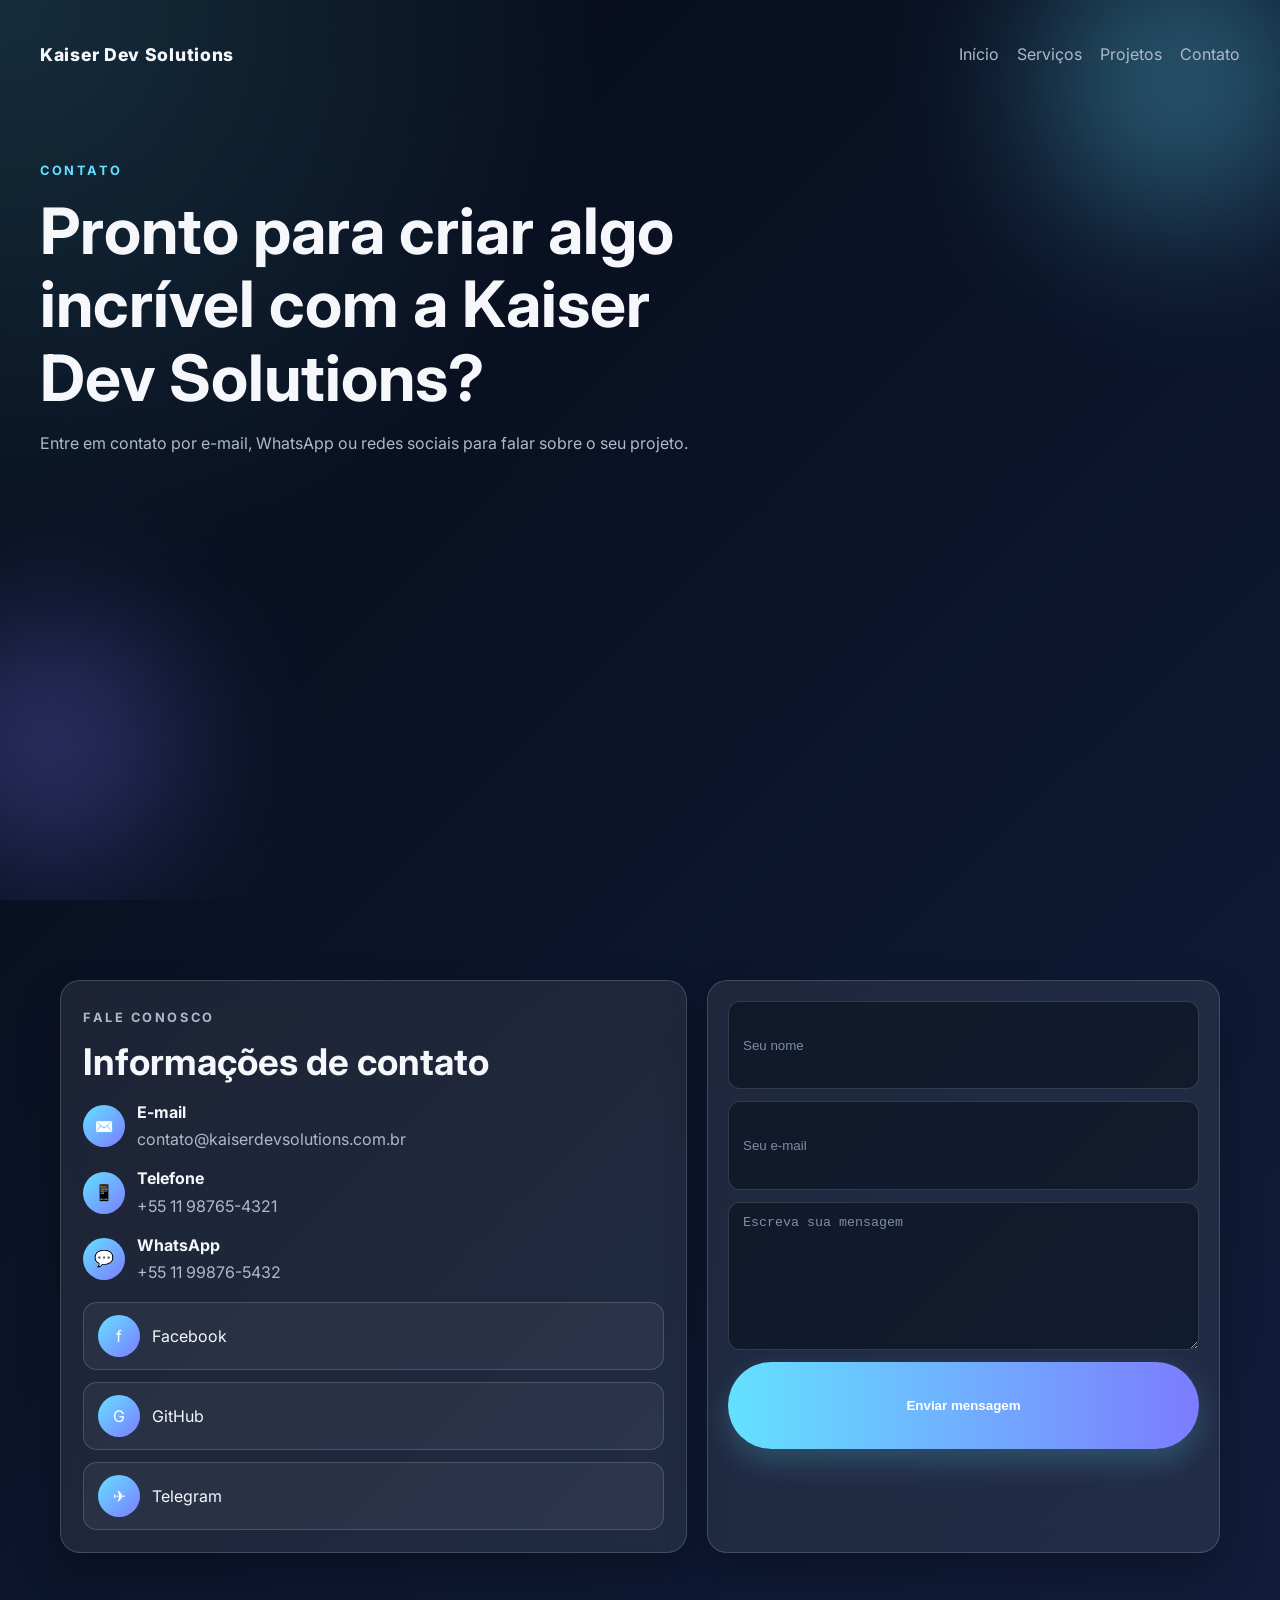
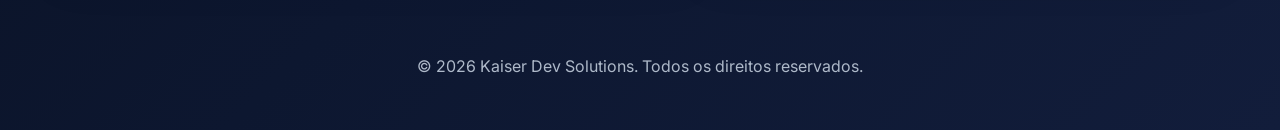
<file: contato.html>
<!DOCTYPE html>
<html lang="pt-BR">
  <head>
    <meta charset="UTF-8" />
    <meta name="viewport" content="width=device-width, initial-scale=1.0" />
    <title>Contato | Kaiser Dev Solutions</title>
    <link rel="preconnect" href="https://fonts.googleapis.com" />
    <link rel="preconnect" href="https://fonts.gstatic.com" crossorigin />
    <link href="https://fonts.googleapis.com/css2?family=Inter:wght@400;500;600;700;800&display=swap" rel="stylesheet" />
    <link rel="stylesheet" href="styles.css" />
  </head>
  <body>
    <header class="hero">
      <nav class="navbar">
        <a href="index.html" class="brand">Kaiser Dev Solutions</a>
        <button class="menu-toggle" aria-label="Abrir menu" aria-expanded="false">
          <span></span><span></span><span></span>
        </button>
        <div class="nav-links">
          <a href="index.html">Início</a>
          <a href="servicos.html">Serviços</a>
          <a href="projetos.html">Projetos</a>
          <a href="contato.html">Contato</a>
        </div>
      </nav>

      <div class="hero-content">
        <div class="hero-copy">
          <p class="eyebrow">Contato</p>
          <h1>Pronto para criar algo incrível com a Kaiser Dev Solutions?</h1>
          <p class="hero-text">Entre em contato por e-mail, WhatsApp ou redes sociais para falar sobre o seu projeto.</p>
        </div>
      </div>
    </header>

    <main>
      <section class="section reveal">
        <div class="contact-grid">
          <div class="info-card">
            <p class="eyebrow">Fale conosco</p>
            <h2>Informações de contato</h2>
            <div class="info-list">
              <div class="info-item">
                <div class="social-icon">✉️</div>
                <div>
                  <strong>E-mail</strong>
                  <p>contato@kaiserdevsolutions.com.br</p>
                </div>
              </div>
              <div class="info-item">
                <div class="social-icon">📱</div>
                <div>
                  <strong>Telefone</strong>
                  <p>+55 11 98765-4321</p>
                </div>
              </div>
              <div class="info-item">
                <div class="social-icon">💬</div>
                <div>
                  <strong>WhatsApp</strong>
                  <p>+55 11 99876-5432</p>
                </div>
              </div>
            </div>

            <div class="social-links">
              <a class="social-link" href="#">
                <span class="social-icon">f</span>
                <span>Facebook</span>
              </a>
              <a class="social-link" href="#">
                <span class="social-icon">G</span>
                <span>GitHub</span>
              </a>
              <a class="social-link" href="#">
                <span class="social-icon">✈</span>
                <span>Telegram</span>
              </a>
            </div>
          </div>

          <form class="contact-form" id="contact-form">
            <input type="text" name="name" placeholder="Seu nome" required />
            <input type="email" name="email" placeholder="Seu e-mail" required />
            <textarea name="message" rows="5" placeholder="Escreva sua mensagem" required></textarea>
            <button type="submit" class="btn btn-primary">Enviar mensagem</button>
            <p class="form-feedback" id="form-feedback"></p>
          </form>
        </div>
      </section>
    </main>

    <footer>
      <p>© <span id="year"></span> Kaiser Dev Solutions. Todos os direitos reservados.</p>
    </footer>

    <script src="script.js"></script>
  </body>
</html>
</file>
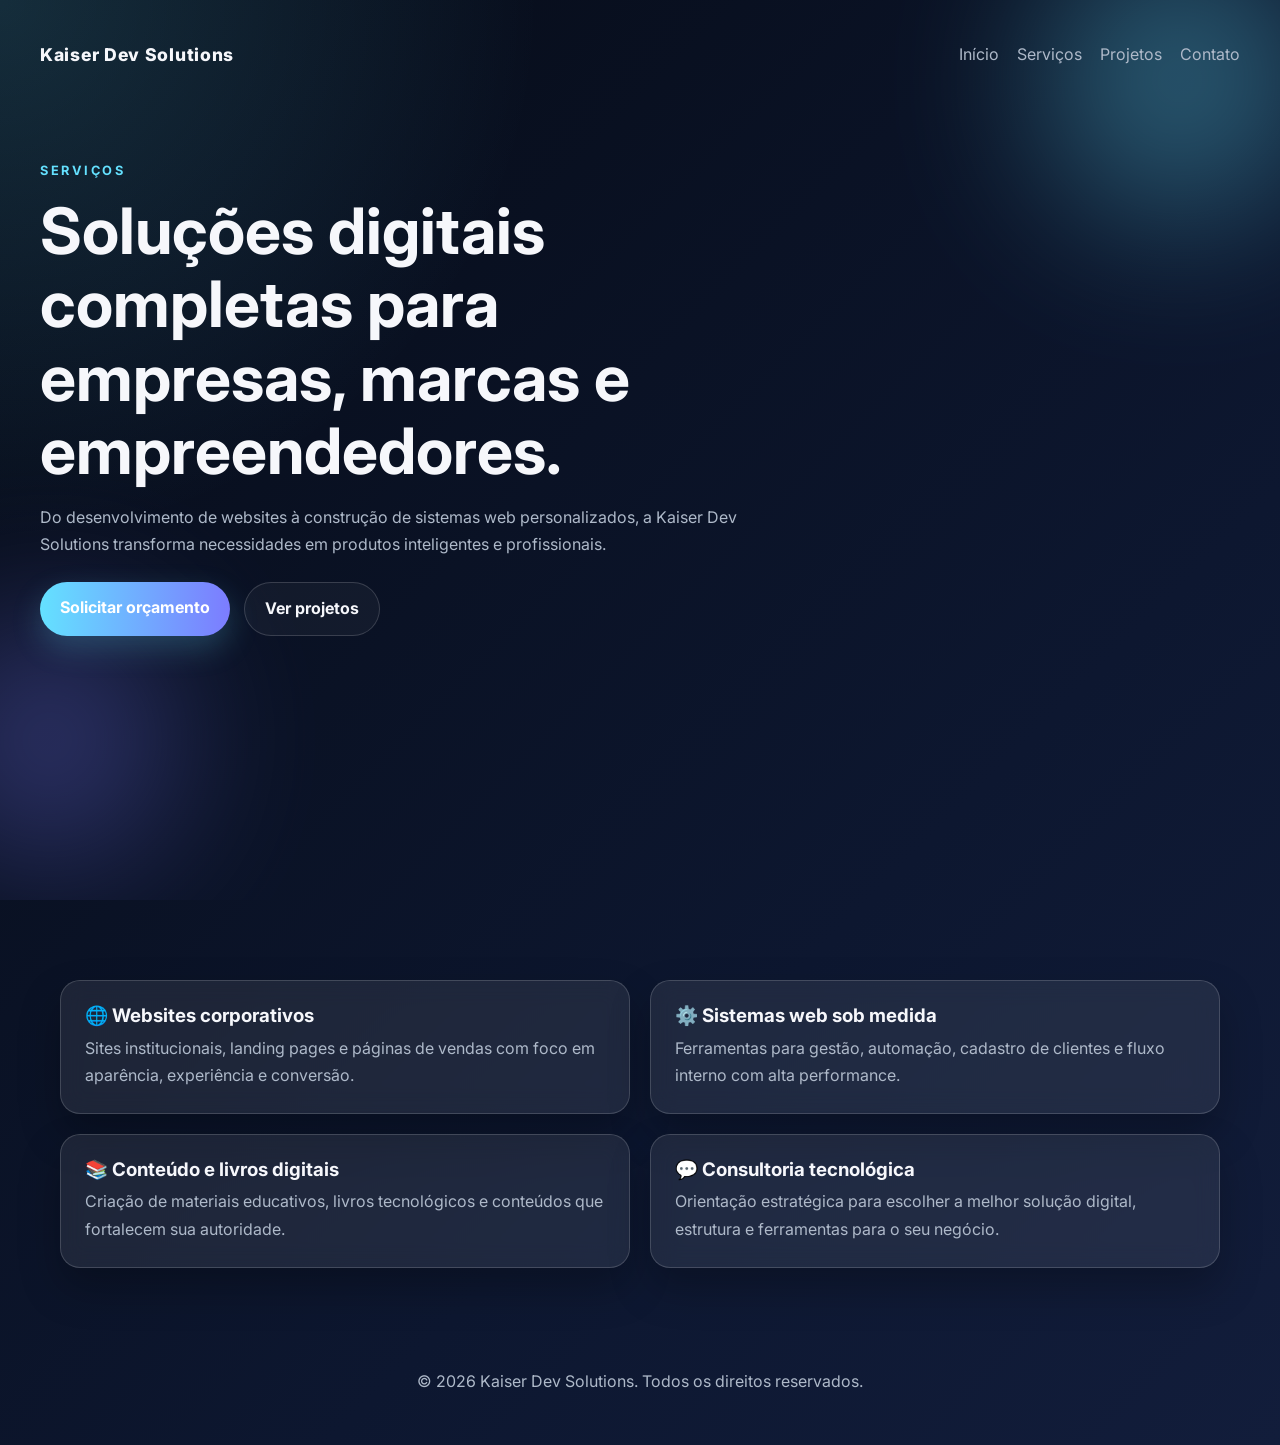
<file: servicos.html>
<!DOCTYPE html>
<html lang="pt-BR">
  <head>
    <meta charset="UTF-8" />
    <meta name="viewport" content="width=device-width, initial-scale=1.0" />
    <title>Serviços | Kaiser Dev Solutions</title>
    <link rel="preconnect" href="https://fonts.googleapis.com" />
    <link rel="preconnect" href="https://fonts.gstatic.com" crossorigin />
    <link href="https://fonts.googleapis.com/css2?family=Inter:wght@400;500;600;700;800&display=swap" rel="stylesheet" />
    <link rel="stylesheet" href="styles.css" />
  </head>
  <body>
    <header class="hero">
      <nav class="navbar">
        <a href="index.html" class="brand">Kaiser Dev Solutions</a>
        <button class="menu-toggle" aria-label="Abrir menu" aria-expanded="false">
          <span></span><span></span><span></span>
        </button>
        <div class="nav-links">
          <a href="index.html">Início</a>
          <a href="servicos.html">Serviços</a>
          <a href="projetos.html">Projetos</a>
          <a href="contato.html">Contato</a>
        </div>
      </nav>

      <div class="hero-content">
        <div class="hero-copy">
          <p class="eyebrow">Serviços</p>
          <h1>Soluções digitais completas para empresas, marcas e empreendedores.</h1>
          <p class="hero-text">Do desenvolvimento de websites à construção de sistemas web personalizados, a Kaiser Dev Solutions transforma necessidades em produtos inteligentes e profissionais.</p>
          <div class="hero-actions">
            <a href="contato.html" class="btn btn-primary">Solicitar orçamento</a>
            <a href="projetos.html" class="btn btn-secondary">Ver projetos</a>
          </div>
        </div>
      </div>
    </header>

    <main>
      <section class="section reveal">
        <div class="card-grid">
          <article class="card">
            <h3>🌐 Websites corporativos</h3>
            <p>Sites institucionais, landing pages e páginas de vendas com foco em aparência, experiência e conversão.</p>
          </article>
          <article class="card">
            <h3>⚙️ Sistemas web sob medida</h3>
            <p>Ferramentas para gestão, automação, cadastro de clientes e fluxo interno com alta performance.</p>
          </article>
          <article class="card">
            <h3>📚 Conteúdo e livros digitais</h3>
            <p>Criação de materiais educativos, livros tecnológicos e conteúdos que fortalecem sua autoridade.</p>
          </article>
          <article class="card">
            <h3>💬 Consultoria tecnológica</h3>
            <p>Orientação estratégica para escolher a melhor solução digital, estrutura e ferramentas para o seu negócio.</p>
          </article>
        </div>
      </section>
    </main>

    <footer>
      <p>© <span id="year"></span> Kaiser Dev Solutions. Todos os direitos reservados.</p>
    </footer>

    <script src="script.js"></script>
  </body>
</html>
</file>
<file: styles.css>
:root {
  --bg: #060b16;
  --surface: rgba(255, 255, 255, 0.08);
  --surface-strong: rgba(255, 255, 255, 0.12);
  --text: #f6f7fb;
  --muted: #aeb9c9;
  --accent: #64e1ff;
  --accent-2: #7c7cff;
  --border: rgba(255, 255, 255, 0.16);
}

* { box-sizing: border-box; margin: 0; padding: 0; }
html { scroll-behavior: smooth; }
body {
  font-family: 'Inter', Arial, sans-serif;
  color: var(--text);
  background: radial-gradient(circle at top left, rgba(100,225,255,0.16), transparent 28%), linear-gradient(135deg, var(--bg), #0d1730 65%, #121d3b);
  line-height: 1.7;
}
img { max-width: 100%; display: block; }
a { color: inherit; }

.hero {
  min-height: 100vh;
  padding: 24px 20px 70px;
  position: relative;
  overflow: hidden;
}
.hero::before, .hero::after {
  content: '';
  position: absolute;
  border-radius: 50%;
  filter: blur(80px);
  opacity: 0.35;
  pointer-events: none;
}
.hero::before { width: 280px; height: 280px; background: var(--accent); top: -60px; right: -40px; }
.hero::after { width: 240px; height: 240px; background: var(--accent-2); bottom: 40px; left: -70px; }

.navbar {
  max-width: 1200px;
  margin: 0 auto;
  display: flex;
  align-items: center;
  justify-content: space-between;
  padding: 16px 0;
  position: relative;
  z-index: 2;
}
.brand { text-decoration: none; font-size: 1.1rem; font-weight: 800; letter-spacing: 0.04em; }
.nav-links { display: flex; gap: 18px; }
.nav-links a { color: var(--muted); text-decoration: none; transition: color 0.3s ease; }
.nav-links a:hover { color: var(--text); }
.menu-toggle { display: none; flex-direction: column; gap: 4px; background: transparent; border: 0; cursor: pointer; }
.menu-toggle span { width: 24px; height: 2px; background: var(--text); }

.hero-content {
  max-width: 1200px;
  margin: 70px auto 0;
  display: grid;
  grid-template-columns: 1.3fr 0.8fr;
  gap: 30px;
  align-items: center;
  position: relative;
  z-index: 1;
}

.eyebrow {
  display: inline-block;
  margin-bottom: 12px;
  color: var(--accent);
  text-transform: uppercase;
  letter-spacing: 0.2em;
  font-size: 0.8rem;
  font-weight: 700;
}
h1, h2, h3 { line-height: 1.15; }
h1 { font-size: clamp(2.3rem, 5vw, 4rem); margin-bottom: 16px; }
.hero-text, .section p, .card p, .process-step p, .testimonial-card p, .contact-form input, .contact-form textarea, .project-card p, .info-card p { color: var(--muted); }

.hero-actions { margin-top: 24px; display: flex; gap: 14px; flex-wrap: wrap; }
.btn {
  display: inline-block; padding: 12px 20px; border-radius: 999px; text-decoration: none; font-weight: 700; transition: transform 0.2s ease, box-shadow 0.2s ease; border: 0; cursor: pointer;
}
.btn:hover { transform: translateY(-2px); }
.btn-primary { background: linear-gradient(90deg, var(--accent), var(--accent-2)); color: #fff; box-shadow: 0 12px 30px rgba(100,225,255,0.22); }
.btn-secondary { border: 1px solid var(--border); color: var(--text); background: rgba(255,255,255,0.04); }

.stats-grid { display: grid; grid-template-columns: repeat(3, minmax(0, 1fr)); gap: 12px; margin-top: 28px; }
.stats-grid div { padding: 14px; border-radius: 16px; background: rgba(255,255,255,0.05); border: 1px solid var(--border); }
.stats-grid strong { display: block; font-size: 1.1rem; margin-bottom: 4px; }
.stats-grid span { font-size: 0.9rem; color: var(--muted); }

.hero-card, .card, .process-step, .testimonial-card, .cta-box, .contact-form, .project-card, .info-card {
  background: var(--surface); border: 1px solid var(--border); box-shadow: 0 20px 40px rgba(0,0,0,0.25); backdrop-filter: blur(12px);
}
.hero-card { padding: 24px; border-radius: 24px; }
.card-label { color: var(--accent); font-weight: 700; text-transform: uppercase; letter-spacing: 0.16em; font-size: 0.8rem; margin-bottom: 8px; }
.hero-card ul { margin: 10px 0 18px 18px; }
.mini-badge { display: inline-block; padding: 8px 12px; border-radius: 999px; background: rgba(100,225,255,0.12); color: #bcefff; font-size: 0.9rem; }

.section { max-width: 1200px; margin: 0 auto; padding: 80px 20px; }
.section-heading { margin-bottom: 24px; }
.section h2 { font-size: clamp(1.6rem, 3vw, 2.3rem); margin-bottom: 10px; }
.card-grid { display: grid; grid-template-columns: repeat(2, minmax(0, 1fr)); gap: 20px; }
.card { padding: 24px; border-radius: 20px; }
.card h3 { margin-bottom: 8px; }

.project-grid { display: grid; grid-template-columns: repeat(3, minmax(0, 1fr)); gap: 20px; }
.project-card { border-radius: 22px; overflow: hidden; }
.project-card img { height: 210px; width: 100%; object-fit: cover; }
.project-card-body { padding: 18px; }
.project-card h3 { margin-bottom: 8px; }

.process-grid { display: grid; grid-template-columns: repeat(3, minmax(0, 1fr)); gap: 18px; }
.process-step { padding: 22px; border-radius: 20px; }
.process-step span { width: 42px; height: 42px; border-radius: 50%; background: linear-gradient(135deg, var(--accent), var(--accent-2)); display: grid; place-items: center; font-weight: 700; margin-bottom: 12px; }

.testimonial-grid { display: grid; grid-template-columns: repeat(2, minmax(0, 1fr)); gap: 20px; }
.testimonial-card { padding: 24px; border-radius: 20px; }

.cta-box { border-radius: 28px; padding: 28px; display: grid; gap: 20px; grid-template-columns: 1fr 1fr; align-items: start; }
.contact-grid { display: grid; grid-template-columns: 1.1fr 0.9fr; gap: 20px; }
.info-card { padding: 22px; border-radius: 20px; }
.info-list { display: grid; gap: 12px; margin-top: 16px; }
.info-item { display: flex; align-items: center; gap: 12px; }
.info-item strong { display: block; }
.social-links { display: grid; gap: 12px; margin-top: 16px; }
.social-link { display: flex; align-items: center; gap: 12px; padding: 12px 14px; border-radius: 14px; text-decoration: none; background: rgba(255,255,255,0.05); border: 1px solid var(--border); transition: transform 0.2s ease; }
.social-link:hover { transform: translateX(3px); }
.social-icon { width: 42px; height: 42px; border-radius: 50%; display: grid; place-items: center; background: linear-gradient(135deg, var(--accent), var(--accent-2)); color: #fff; flex-shrink: 0; }

.contact-form { padding: 20px; border-radius: 20px; display: grid; gap: 12px; }
.contact-form input, .contact-form textarea { width: 100%; padding: 12px 14px; border: 1px solid rgba(255,255,255,0.15); border-radius: 12px; background: rgba(7,17,31,0.6); color: var(--text); }
.contact-form input::placeholder, .contact-form textarea::placeholder { color: #7f8ea4; }
.form-feedback { min-height: 24px; color: #8df0b5; }

footer { text-align: center; padding: 20px 20px 50px; color: var(--muted); }
.reveal { opacity: 0; transform: translateY(24px); transition: all 0.6s ease; }
.reveal.visible { opacity: 1; transform: translateY(0); }

@media (max-width: 900px) {
  .hero-content, .cta-box, .contact-grid { grid-template-columns: 1fr; }
  .process-grid, .testimonial-grid, .project-grid { grid-template-columns: 1fr; }
}
@media (max-width: 760px) {
  .nav-links { display: none; position: absolute; top: 70px; right: 20px; flex-direction: column; background: rgba(5,10,20,0.95); padding: 14px; border-radius: 12px; border: 1px solid var(--border); }
  .nav-links.open { display: flex; }
  .menu-toggle { display: flex; }
  .stats-grid, .card-grid { grid-template-columns: 1fr; }
}
</file>
